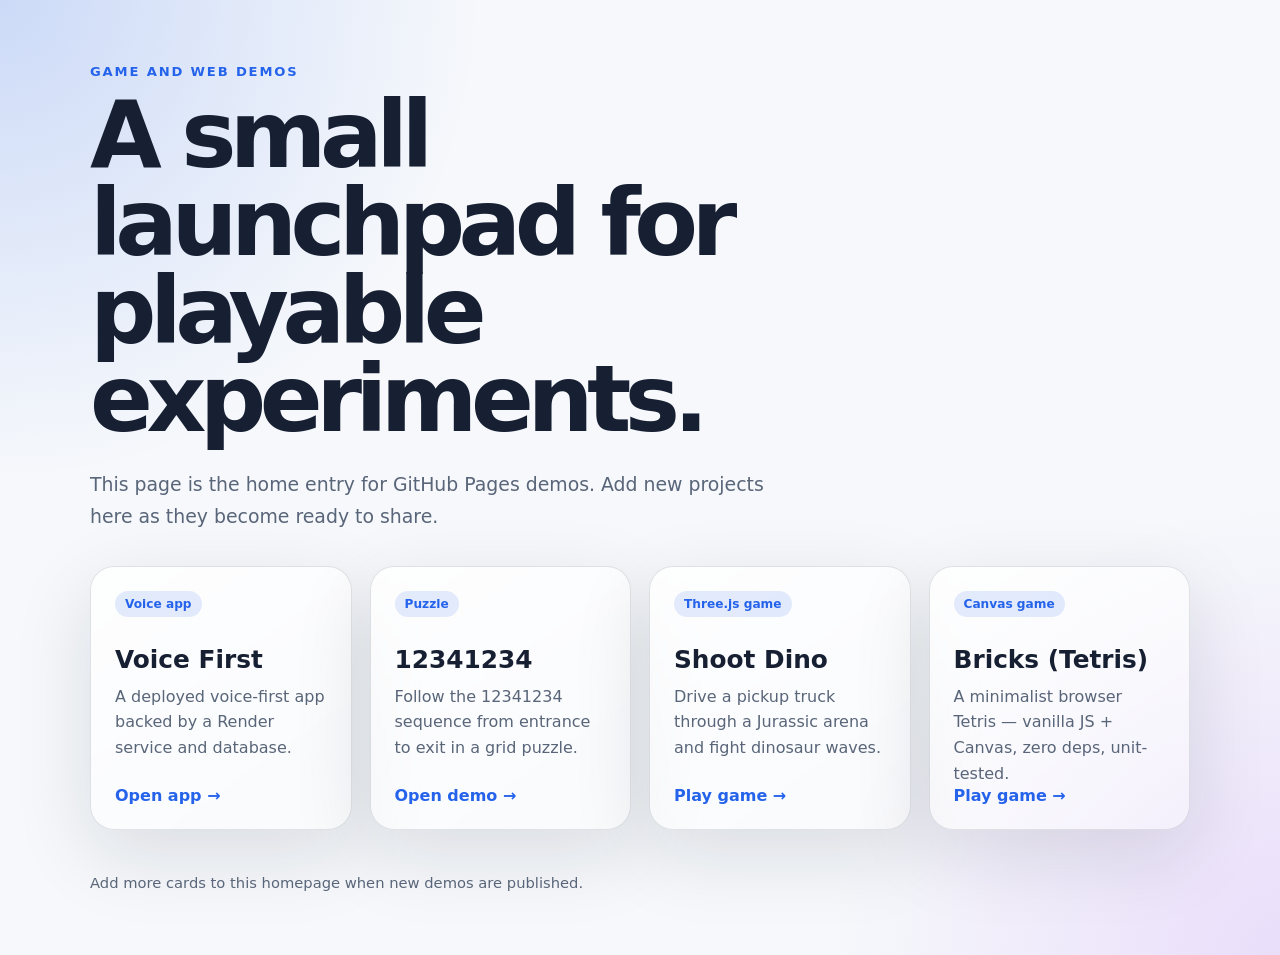
<file: index.html>
<!DOCTYPE html>
<html lang="en">
<head>
  <meta charset="UTF-8" />
  <meta name="viewport" content="width=device-width, initial-scale=1.0" />
  <title>Game Demos</title>
  <style>
    :root {
      color-scheme: light dark;
      --bg: #f6f8fb;
      --panel: rgba(255, 255, 255, 0.82);
      --panel-strong: rgba(255, 255, 255, 0.96);
      --text: #172033;
      --muted: #596579;
      --accent: #2563eb;
      --accent-soft: rgba(37, 99, 235, 0.12);
      --border: rgba(23, 32, 51, 0.12);
      --shadow: rgba(15, 23, 42, 0.12);
    }

    @media (prefers-color-scheme: dark) {
      :root {
        --bg: #07111f;
        --panel: rgba(255, 255, 255, 0.08);
        --panel-strong: rgba(255, 255, 255, 0.14);
        --text: #eef6ff;
        --muted: #a9b8ca;
        --accent: #7dd3fc;
        --accent-soft: rgba(125, 211, 252, 0.14);
        --border: rgba(255, 255, 255, 0.16);
        --shadow: rgba(0, 0, 0, 0.28);
      }
    }

    * {
      box-sizing: border-box;
    }

    body {
      margin: 0;
      min-height: 100vh;
      font-family: Inter, ui-sans-serif, system-ui, -apple-system, BlinkMacSystemFont, "Segoe UI", sans-serif;
      color: var(--text);
      background:
        radial-gradient(circle at top left, color-mix(in srgb, var(--accent) 20%, transparent), transparent 30rem),
        radial-gradient(circle at bottom right, rgba(168, 85, 247, 0.16), transparent 28rem),
        var(--bg);
    }

    main {
      width: min(1100px, calc(100% - 32px));
      margin: 0 auto;
      padding: 64px 0;
    }

    .hero {
      margin-bottom: 34px;
    }

    .eyebrow {
      margin: 0 0 12px;
      color: var(--accent);
      font-size: 0.82rem;
      font-weight: 700;
      letter-spacing: 0.14em;
      text-transform: uppercase;
    }

    h1 {
      max-width: 820px;
      margin: 0;
      font-size: clamp(2.4rem, 8vw, 5.8rem);
      line-height: 0.95;
      letter-spacing: -0.07em;
    }

    .intro {
      max-width: 700px;
      margin: 24px 0 0;
      color: var(--muted);
      font-size: clamp(1rem, 2vw, 1.18rem);
      line-height: 1.7;
    }

    .grid {
      display: grid;
      grid-template-columns: repeat(auto-fit, minmax(240px, 1fr));
      gap: 18px;
      margin-top: 34px;
    }

    .card {
      min-height: 240px;
      display: flex;
      flex-direction: column;
      padding: 24px;
      border: 1px solid var(--border);
      border-radius: 24px;
      background: linear-gradient(145deg, var(--panel), color-mix(in srgb, var(--panel) 45%, transparent));
      box-shadow: 0 24px 80px var(--shadow);
      text-decoration: none;
      color: inherit;
      transition: transform 160ms ease, border-color 160ms ease, background 160ms ease;
    }

    a.card:hover,
    a.card:focus-visible {
      transform: translateY(-4px);
      border-color: color-mix(in srgb, var(--accent) 70%, transparent);
      background: linear-gradient(145deg, var(--panel-strong), var(--accent-soft));
      outline: none;
    }

    .tag {
      align-self: flex-start;
      padding: 6px 10px;
      border-radius: 999px;
      background: var(--accent-soft);
      color: var(--accent);
      font-size: 0.76rem;
      font-weight: 700;
    }

    .card h2 {
      margin: 28px 0 10px;
      font-size: 1.55rem;
    }

    .card p {
      margin: 0;
      color: var(--muted);
      line-height: 1.6;
    }

    .card .link {
      margin-top: auto;
      color: var(--accent);
      font-weight: 700;
    }

    footer {
      margin-top: 44px;
      color: var(--muted);
      font-size: 0.92rem;
    }
  </style>
</head>
<body>
  <main>
    <section class="hero" aria-labelledby="page-title">
      <p class="eyebrow">Game and web demos</p>
      <h1 id="page-title">A small launchpad for playable experiments.</h1>
      <p class="intro">
        This page is the home entry for GitHub Pages demos. Add new projects here as they become ready to share.
      </p>
    </section>

    <section class="grid" aria-label="Demo links">
      <a class="card" href="https://voice-first-1.onrender.com/">
        <span class="tag">Voice app</span>
        <h2>Voice First</h2>
        <p>A deployed voice-first app backed by a Render service and database.</p>
        <span class="link">Open app →</span>
      </a>

      <a class="card" href="./12341234/">
        <span class="tag">Puzzle</span>
        <h2>12341234</h2>
        <p>Follow the 12341234 sequence from entrance to exit in a grid puzzle.</p>
        <span class="link">Open demo →</span>
      </a>

      <a class="card" href="https://hankswang123.github.io/shoot-dino/">
        <span class="tag">Three.js game</span>
        <h2>Shoot Dino</h2>
        <p>Drive a pickup truck through a Jurassic arena and fight dinosaur waves.</p>
        <span class="link">Play game →</span>
      </a>

      <a class="card" href="https://hankswang123.github.io/bricks/">
        <span class="tag">Canvas game</span>
        <h2>Bricks (Tetris)</h2>
        <p>A minimalist browser Tetris — vanilla JS + Canvas, zero deps, unit-tested.</p>
        <span class="link">Play game →</span>
      </a>
    </section>

    <footer>
      Add more cards to this homepage when new demos are published.
    </footer>
  </main>
</body>
</html>
</file>
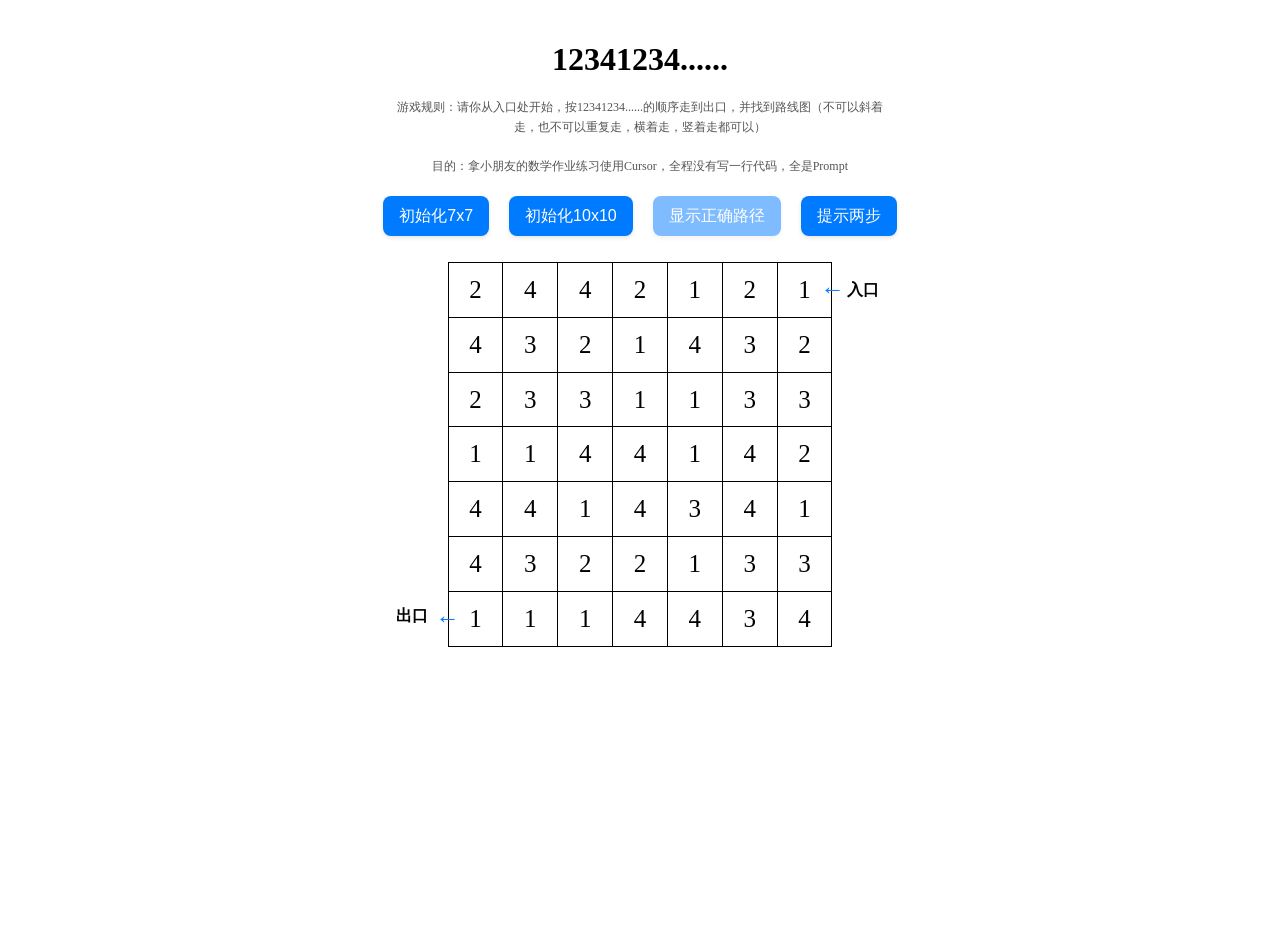
<file: 12341234/index.html>
<!DOCTYPE html>
<html lang="zh">
<head>
    <meta charset="UTF-8">
    <meta name="viewport" content="width=device-width, initial-scale=1.0">
    <title>1234游戏</title>
    <link rel="stylesheet" href="styles.css">
</head>
<body>
    <div class="game-container">
        <h1 class="game-title">12341234......</h1>
        <p class="game-rules">
            游戏规则：请你从入口处开始，按12341234......的顺序走到出口，并找到路线图（不可以斜着走，也不可以重复走，横着走，竖着走都可以）
        </p>
        <p class="game-rules">
            目的：拿小朋友的数学作业练习使用Cursor，全程没有写一行代码，全是Prompt
        </p>        
        <div class="button-container">
            <button id="init7x7Button">初始化7x7</button>
            <button id="init10x10Button">初始化10x10</button>
            <div class="show-path-container">
                <button id="showPathButton">显示正确路径</button>
                <p id="showPathHint" class="hint-text"></p>
            </div>
            <button id="hintButton">提示两步</button> <!-- 新增的提示按钮 -->
        </div>
        <div class="table-wrapper">
            <table id="myTable"></table>
            <div class="entrance">入口</div>
            <div class="arrow-left entrance-arrow">&#8592;</div>
            <div class="exit">出口</div>
            <div class="arrow-left exit-arrow">&#8592;</div> <!-- 新增的出口箭头 -->
        </div>
    </div>
    <script src="script.js"></script>
</body>
</html>
</file>
<file: 12341234/styles.css>
body, html {
    margin: 0;
    padding: 0;
    height: 100%;
    overflow-y: auto; /* 允许垂直滚动 */
}

.game-container {
    display: flex;
    flex-direction: column;
    align-items: center; /* 改为居中对齐 */
    justify-content: flex-start; /* 改为从顶部开始 */
    min-height: 100vh;
    padding: 20px;
    overflow-y: auto; /* 添加垂直滚动条 */
}

.table-wrapper {
    position: relative;
    margin-top: 0;
    padding-top: 0; /* 移除顶部内边距 */
    display: flex;
    justify-content: center;
}

table {
    border-collapse: collapse;
}

td {
    width: 51.84px;  /* 减少10% (57.6px * 0.9) */
    height: 51.84px; /* 减少10% (57.6px * 0.9) */
    border: 1px solid black;
    text-align: center;
    font-size: 25px; /* 稍微减小字体大小 */
}

.entrance, .exit {
    position: absolute;
    font-size: 16px;
    font-weight: bold;
}

.entrance {
    position: absolute;
    top: 20px; /* 将top值从15px增加到20px,使文字下移 */
    left: calc(100% + 15px);
    font-size: 16px;
    font-weight: bold;
    white-space: nowrap;
    line-height: 1; /* 添加这行以确保文字垂直居中 */
}

.exit {
    position: absolute;
    bottom: 20px; /* 稍微上移 */
    right: calc(100% + 20px); /* 向右移动 */
    font-size: 16px;
    font-weight: bold;
    white-space: nowrap;
}

/* 在现有的CSS后面添加以下内容 */
.start {
    position: relative;
}

.start-marker {
    position: absolute;
    top: -20px;
    right: -5px;
    font-size: 12px;
    color: #333;
    background-color: #fff;
    padding: 2px 5px;
    border: 1px solid #333;
    border-radius: 3px;
}

.popup {
    position: fixed;
    top: 0;
    left: 0;
    width: 100%;
    height: 100%;
    background-color: rgba(0, 0, 0, 0.5);
    display: flex;
    justify-content: center;
    align-items: center;
    z-index: 1000;
}

.popup-content {
    background-color: white;
    padding: 20px;
    border-radius: 5px;
    text-align: center;
}

.popup-content h2 {
    margin-top: 0;
}

.popup-content button {
    margin-top: 10px;
    padding: 5px 10px;
    font-size: 16px;
    cursor: pointer;
}

/* 在文件末尾添加以下内容 */

@keyframes rise {
    0% { transform: translateY(100%) scale(0.1); opacity: 0.5; }
    100% { transform: translateY(0) scale(0.5); opacity: 0.8; }
}

@keyframes explode {
    0% { transform: scale(0); opacity: 0; }
    50% { transform: scale(1.2); opacity: 1; }
    100% { transform: scale(1); opacity: 0; }
}

.firework {
    position: absolute;
    width: 10px;
    height: 10px;
    border-radius: 50%;
    animation: explode 3s ease-out forwards;
}

.success-popup {
    position: relative;
    overflow: hidden;
    padding: 20px 60px; /* 增加左右内边距为烟花留出空间 */
}

/* 在文件末尾添加以下内容 */
#showPathButton {
    /* 移除之前的样式 */
    position: static;
    top: auto;
    right: auto;
    /* 使用与其他按钮相同的样式 */
    padding: 8px 16px;
    font-size: 16px;
    color: #ffffff;
    background-color: #007AFF;
    border: none;
    border-radius: 8px;
    cursor: pointer;
    transition: background-color 0.3s ease;
    box-shadow: 0 2px 4px rgba(0, 0, 0, 0.1);
    height: auto; /* 添加这行 */
    line-height: normal; /* 添加这行 */    
}

#showPathButton:hover {
    background-color: #0056b3;
}

#showPathButton:active {
    background-color: #004080;
    transform: translateY(1px);
}

.button-container button,
#showPathButton {
    height: 40px; /* 或其他适合的固定高度 */
}

.button-container {
    display: flex;
    justify-content: center; /* 改为居中对齐 */
    margin-bottom: 10px; /* 减少底部边距 */
    width: 100%; /* 确保按钮容器占满宽度 */
}

.button-container button {
    margin: 0 10px;
    padding: 8px 16px;
    font-size: 16px;
    color: #ffffff;
    background-color: #007AFF; /* Apple blue */
    border: none;
    border-radius: 8px;
    cursor: pointer;
    transition: background-color 0.3s ease;
    box-shadow: 0 2px 4px rgba(0, 0, 0, 0.1);
}

.button-container button:hover {
    background-color: #0056b3; /* Darker blue on hover */
}

.button-container button:active {
    background-color: #004080; /* Even darker blue when pressed */
    transform: translateY(1px);
}

/* 其他样式保持不变 */

/* 在现有样式的基础上修改或添加以下内容 */

.game-title {
    font-size: 32px; /* 增大字体 */
    text-align: center; /* 改为居中对齐 */
    margin-bottom: 20px; /* 增加底部间距 */
    width: 100%; /* 确保标题占满宽度 */
}

.game-rules {
    font-size: 12px; /* 减小字体 */
    text-align: center; /* 改为居中对齐 */
    max-width: 500px;
    margin: 0 auto 20px; /* 使用auto实现水平居中 */
    line-height: 1.6;
    color: #555;
}

/* 其他样式保持不变 */

/* 在现有样式的基础上添加以下内容 */

.exit-arrow {
    position: absolute;
    bottom: 15px; /* 保持不变 */
    left: -12px;
    font-size: 24px; /* 恢复到原来的大小 */
    color: #007AFF;
    z-index: 1;
}

/* 重命名原来的箭头类并调整位置 */
.entrance-arrow {
    position: absolute;
    top: 15px;
    left: calc(100% - 12px);
    font-size: 24px;
    color: #007AFF;
    z-index: 1;
    line-height: 1;
}

/* 其他样式保持不变 */
</file>
